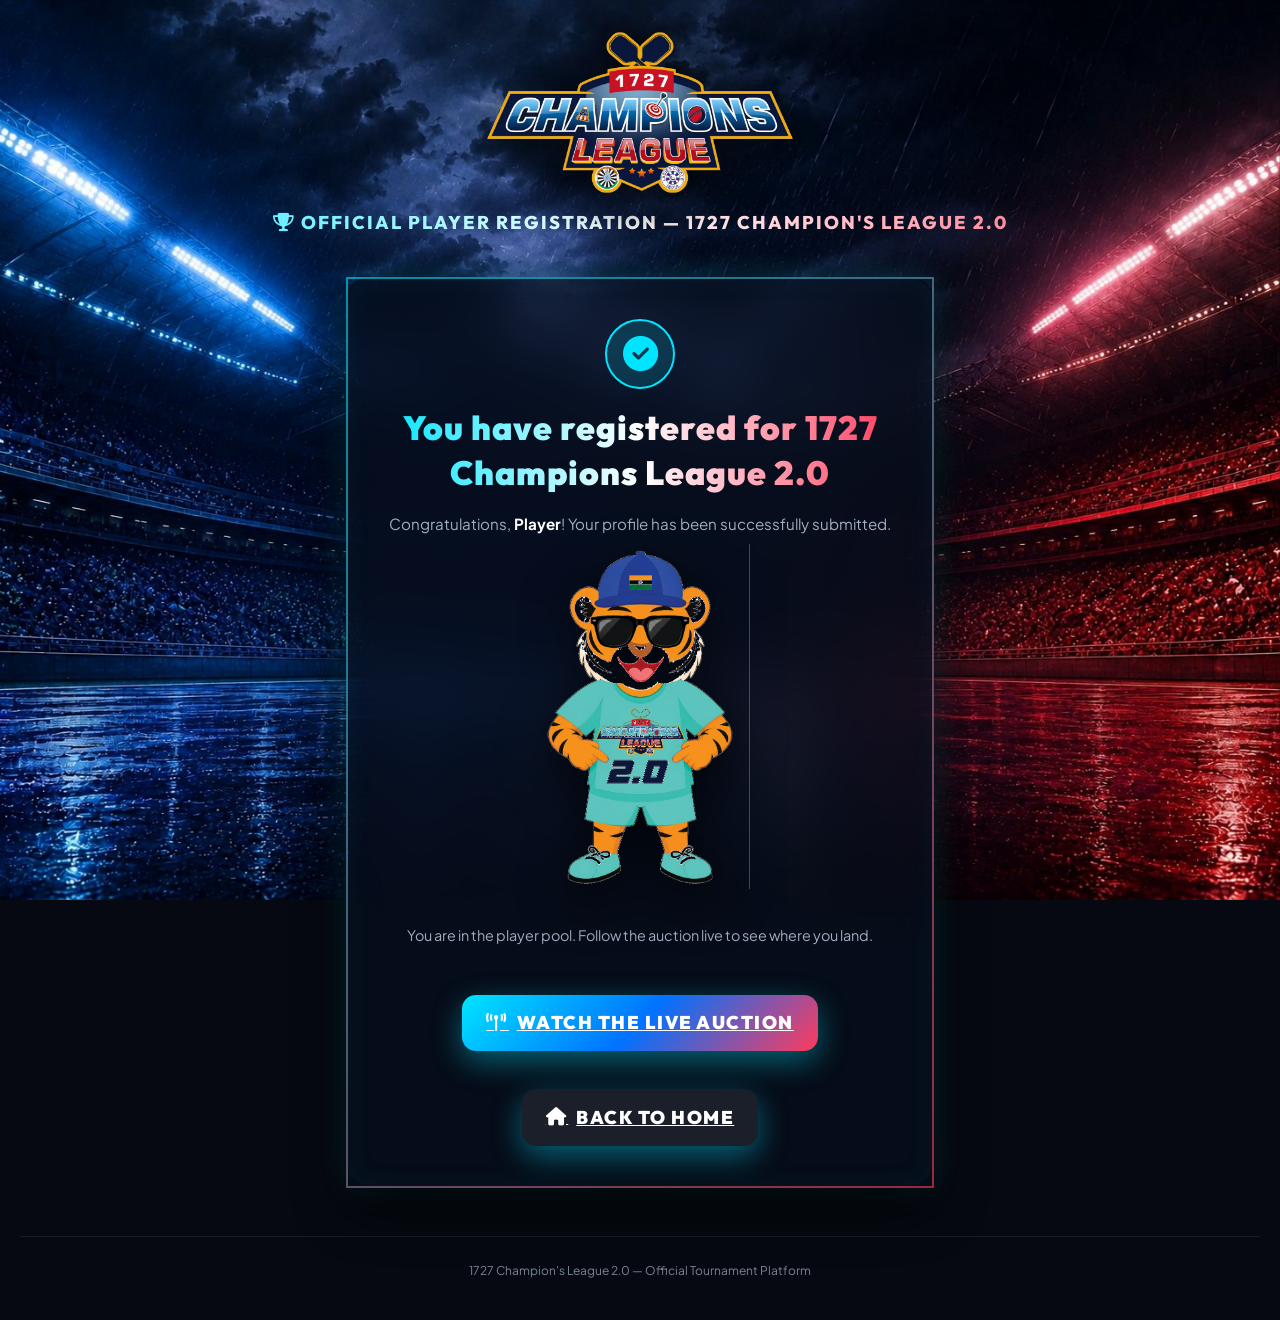
<file: confirmation.html>
<!DOCTYPE html>
<html lang="en">
<head>
  <meta charset="UTF-8">
  <meta name="viewport" content="width=device-width, initial-scale=1.0">
  <title>Registration Confirmed — 1727 Champion's League 2.0</title>

  <!-- Favicon & Official Web App Icons -->
  <link rel="icon" type="image/png" href="favicon.png">
  <link rel="shortcut icon" href="favicon.png">
  <link rel="apple-touch-icon" href="apple-touch-icon.png">

  <!-- OpenGraph Social Link Preview Meta Tags -->
  <meta property="og:title" content="Registration Confirmed — 1727 Champion's League 2.0">
  <meta property="og:description" content="You have registered for the 1727 Champion's League 2.0.">
  <meta property="og:image" content="https://1727championsleague.vercel.app/assets/champions-logo.png">
  <meta property="og:url" content="https://1727championsleague.vercel.app/confirmation.html">
  <meta property="og:type" content="website">

  <!-- Google Fonts: Orbitron & Inter -->
  <link rel="preconnect" href="https://fonts.googleapis.com">
  <link rel="preconnect" href="https://fonts.gstatic.com" crossorigin>
  <link href="https://fonts.googleapis.com/css2?family=Inter:wght@400;500;600;700&family=Orbitron:wght@600;800;900&display=swap" rel="stylesheet">

  <!-- FontAwesome Icons -->
  <link rel="stylesheet" href="https://cdnjs.cloudflare.com/ajax/libs/font-awesome/6.5.1/css/all.min.css">

  <!-- Main Stylesheet (shared with registration page) -->
  <link rel="stylesheet" href="css/style.css">
  <link rel="stylesheet" href="css/nav.css">

  <style>
    .confirmation-wrapper {
      max-width: 620px;
      margin: 1.5rem auto 3rem;
      padding: 0 1rem;
      display: flex;
      flex-direction: column;
      align-items: center;
      text-align: center;
      position: relative;
      z-index: 10;
    }

    .confirmation-card {
      background: var(--bg-card);
      backdrop-filter: blur(24px);
      -webkit-backdrop-filter: blur(24px);
      border: 2px solid transparent;
      border-image: linear-gradient(135deg, rgba(0, 229, 255, 0.6) 0%, rgba(255, 59, 92, 0.6) 100%) 1;
      border-radius: var(--radius-lg);
      padding: 2.5rem 2rem;
      box-shadow:
        0 20px 50px rgba(0, 0, 0, 0.8),
        inset 0 0 30px rgba(0, 229, 255, 0.05),
        0 0 30px rgba(0, 229, 255, 0.2);
      width: 100%;
    }

    .confirmation-message {
      font-family: var(--font-heading);
      font-weight: 900;
      font-size: clamp(1.4rem, 4.5vw, 2.1rem);
      letter-spacing: 1px;
      line-height: 1.35;
      background: linear-gradient(90deg, var(--primary-cyan), #ffffff, var(--primary-red));
      -webkit-background-clip: text;
      -webkit-text-fill-color: transparent;
      margin: 0.5rem 0 1rem;
    }

    .confirmation-mascot {
      width: 100%;
      max-width: 220px;
      height: auto;
      filter: drop-shadow(0 15px 25px rgba(0,0,0,0.7));
      animation: floatMascot 4s ease-in-out infinite;
      margin: 0.5rem auto 1.5rem;
    }

    .confirmation-back-link {
      display: inline-flex;
      align-items: center;
      gap: 0.5rem;
      margin-top: 1.75rem;
    }
  </style>
</head>
<body data-view="REGISTRATION">

  <!-- Full-Page Magnified Blurred Mascot Background for Mobile View -->
  <div class="mobile-mascot-bg" aria-hidden="true">
    <img src="assets/pug-tiger-mascot.png" alt="Background Mascot Watermark">
  </div>

  <!-- Top Header Banner with Official Logo -->

  <header class="header-banner">
    <div class="logo-container">
      <img src="assets/champions-logo.png?v=3" alt="1727 Champion's League 2.0 Logo" class="logo-img">
    </div>
    <div class="event-tagline"><i class="fa-solid fa-trophy"></i> Official Player Registration — 1727 Champion's League 2.0</div>
  </header>

  <main class="confirmation-wrapper">
    <div class="confirmation-card">
      <div class="success-icon-box">
        <i class="fa-solid fa-circle-check"></i>
      </div>

      <h1 class="confirmation-message">You have registered for 1727 Champions League 2.0</h1>

      <p style="color:var(--text-muted); font-size:0.95rem;">
        Congratulations, <span id="confirmed-player-name" style="color:#fff; font-weight:700;">Player</span>! Your profile has been successfully submitted.
      </p>

      <div id="confirmed-reg-code-box" style="display:none; background:rgba(0,229,255,0.08); border:1px solid rgba(0,229,255,0.25); border-radius:12px; padding:1.25rem; margin:1.5rem 0;">
        <div style="font-size:0.85rem; color:var(--text-muted); text-transform:uppercase; letter-spacing:1px;">Registration Code</div>
        <div id="confirmed-reg-code" style="font-family:var(--font-heading); font-size:1.4rem; color:var(--primary-cyan); font-weight:800; margin-top:0.25rem;">—</div>
      </div>

      <img src="assets/pug-tiger-mascot.png" alt="1727 Champion's League 2.0 Mascot" class="confirmation-mascot">

      <p style="color:var(--text-muted); font-size:0.9rem; margin-top:0.25rem;">
        You are in the player pool. Follow the auction live to see where you land.
      </p>

      <div style="display:flex; gap:0.6rem; justify-content:center; flex-wrap:wrap; margin-top:1.25rem;">
        <a href="https://1727championstats.vercel.app/auction" class="btn-submit confirmation-back-link" id="cta-watch"
           style="width:auto; padding:0.85rem 1.5rem;">
          <i class="fa-solid fa-tower-broadcast"></i> WATCH THE LIVE AUCTION
        </a>
        <a href="index.html" class="btn-submit confirmation-back-link"
           style="width:auto; padding:0.85rem 1.5rem; background:rgba(255,255,255,0.08); color:#fff;">
          <i class="fa-solid fa-house"></i> BACK TO HOME
        </a>
      </div>
    </div>
  </main>

  <footer class="clp-footer">
    <div class="clp-footer-note">1727 Champion&#39;s League 2.0 &mdash; Official Tournament Platform</div>
  </footer>

  <script src="js/links.js"></script>
  <script>
    /* Point the CTA at the configured Live Auction domain when there is one. */
    document.addEventListener('DOMContentLoaded', function () {
      var cta = document.getElementById('cta-watch');
      if (cta && window.CLP_NAV) cta.href = window.CLP_NAV.urlFor('PUBLIC');
    });
    // Populate confirmed player name & registration code from URL query params
    const params = new URLSearchParams(window.location.search);
    const name = params.get('name');
    const code = params.get('code');

    if (name) {
      document.getElementById('confirmed-player-name').textContent = name;
    }
    if (code) {
      document.getElementById('confirmed-reg-code').textContent = code;
      document.getElementById('confirmed-reg-code-box').style.display = 'block';
    }
  </script>
</body>
</html>
</file>
<file: css/style.css>
/* ============================================================
   CHAMPIONS LEAGUE 2.0 — STYLES & DESIGN SYSTEM
   Tailored to exact user background, logo & mascot assets
   With motion design animations, button shimmer & modal effects
   ============================================================ */

@import url('https://fonts.googleapis.com/css2?family=Outfit:wght@400;600;700;800;900&family=Plus+Jakarta+Sans:wght@400;500;600;700&display=swap');

:root {
  --bg-dark: #060912;
  --bg-card: rgba(8, 14, 28, 0.72);
  --bg-card-border: linear-gradient(135deg, rgba(0, 210, 255, 0.5), rgba(255, 59, 92, 0.5));

  --primary-cyan: #00e5ff;
  --primary-red: #ff3b5c;
  --primary-gold: #f5c518;
  --primary-blue: #1727c9;

  --text-main: #ffffff;
  --text-muted: #a0aec0;

  --input-bg: rgba(6, 10, 20, 0.85);
  --input-border: rgba(255, 255, 255, 0.15);

  --font-heading: 'Outfit', sans-serif;
  --font-body: 'Plus Jakarta Sans', sans-serif;

  --radius-md: 14px;
  --radius-lg: 24px;
  --radius-full: 9999px;

  --transition: 0.25s cubic-bezier(0.16, 1, 0.3, 1);
}

*, *::before, *::after {
  box-sizing: border-box;
  margin: 0;
  padding: 0;
}

body {
  font-family: var(--font-body);
  background-color: var(--bg-dark);
  color: var(--text-main);
  min-height: 100vh;
  line-height: 1.6;
  overflow-x: hidden;
}

/* The page background is a fixed layer of its own rather than
   background-attachment: fixed on the body.
   Mobile browsers re-rasterise a fixed body background on every scroll
   frame, and resize the viewport as the URL bar hides — together that is
   the juddering and the jump at the end of a scroll. A fixed pseudo-element
   is composited once and simply stays put.
   Shipped as JPEG: the source art is 2.3-2.4 MB, these are under 300 KB
   and visually identical on a soft-focus photograph. */
body::before {
  content: "";
  position: fixed;
  inset: 0;
  z-index: -1;
  background: url('../assets/stadium-bg.jpg') center center / cover no-repeat;
}

/* Portrait artwork for portrait screens. */
@media (max-width: 780px) {
  body::before {
    background-image: url('../assets/stadium-bg-mobile.jpg');
    background-position: center top;
  }
}

/* Everything the visitor reads sits above the decorative layers. Without
   this the fixed mascot watermark (z-index 0) paints over any static
   content, which is what covered the footer on mobile. */
.main-wrapper,
.auc-wrap,
.admin-wrapper,
.clp-footer,
.confirmation-wrapper {
  position: relative;
  z-index: 1;
}

/* Header with Official Logo & Motion Entry */
.header-banner {
  text-align: center;
  padding: 2rem 1rem 1rem;
  position: relative;
  z-index: 10;
  animation: fadeInDown 0.8s cubic-bezier(0.16, 1, 0.3, 1) forwards;
}

.logo-container {
  display: inline-block;
  position: relative;
}

.logo-img {
  max-width: 340px;
  width: 90%;
  height: auto;
  filter: drop-shadow(0 10px 25px rgba(0, 0, 0, 0.8));
  transition: transform var(--transition);
}

.logo-img:hover {
  transform: scale(1.05) rotate(-1deg);
}

.event-tagline {
  font-family: var(--font-heading);
  font-weight: 800;
  font-size: 1.15rem;
  letter-spacing: 2px;
  text-transform: uppercase;
  background: linear-gradient(90deg, var(--primary-cyan), #ffffff, var(--primary-red));
  -webkit-background-clip: text;
  -webkit-text-fill-color: transparent;
  margin-top: 0.5rem;
}

/* Main Grid Layout - Aligned to Stadium Frame Boundary */
.main-wrapper {
  max-width: 1040px;
  margin: 0.5rem auto 3.5rem;
  padding: 0 1rem;
  display: grid;
  grid-template-columns: 1fr 320px;
  gap: 1.5rem;
  align-items: start;
}

@media (max-width: 992px) {
  .main-wrapper {
    grid-template-columns: 1fr;
    max-width: 100%;
  }
}

/* Main Glass Form Container matching Stadium Glass Glow */
.form-card {
  background: var(--bg-card);
  backdrop-filter: blur(24px);
  -webkit-backdrop-filter: blur(24px);
  border: 2px solid transparent;
  border-image: linear-gradient(135deg, rgba(0, 229, 255, 0.6) 0%, rgba(255, 59, 92, 0.6) 100%) 1;
  border-radius: var(--radius-lg);
  padding: 1.75rem 2rem;
  box-shadow: 
    0 20px 50px rgba(0, 0, 0, 0.8),
    inset 0 0 30px rgba(0, 229, 255, 0.05),
    0 0 30px rgba(0, 229, 255, 0.2);
  animation: cardEntrance 0.9s cubic-bezier(0.16, 1, 0.3, 1) 0.1s both, ambientGlowPulse 6s ease-in-out infinite 1s;
}

/* Section Title */
.form-section-title {
  font-family: var(--font-heading);
  font-size: 1.3rem;
  font-weight: 800;
  color: var(--primary-cyan);
  margin-bottom: 1.25rem;
  display: flex;
  align-items: center;
  gap: 0.75rem;
  border-bottom: 1px solid rgba(0, 229, 255, 0.2);
  padding-bottom: 0.5rem;
  text-transform: uppercase;
  letter-spacing: 0.5px;
}

.form-section-title i {
  color: var(--primary-red);
}

.form-grid {
  display: grid;
  grid-template-columns: 1fr 1fr;
  gap: 1.25rem;
}

@media (max-width: 640px) {
  .form-grid {
    grid-template-columns: 1fr;
  }
  .form-card {
    padding: 1.25rem;
  }
}

.form-group {
  margin-bottom: 1.25rem;
  display: flex;
  flex-direction: column;
  gap: 0.4rem;
}

.form-group.full-width {
  grid-column: 1 / -1;
}

label {
  font-size: 0.88rem;
  font-weight: 600;
  color: #e2e8f0;
}

.required-star {
  color: var(--primary-red);
}

/* Inputs & Selects */
input[type="text"],
input[type="email"],
input[type="password"],
input[type="number"],
select {
  width: 100%;
  padding: 0.85rem 1.1rem;
  background: var(--input-bg);
  border: 1px solid var(--input-border);
  border-radius: var(--radius-md);
  color: var(--text-main);
  font-family: var(--font-body);
  font-size: 0.95rem;
  transition: all var(--transition);
  outline: none;
}

input[type="text"]:focus,
input[type="email"]:focus,
input[type="password"]:focus,
input[type="number"]:focus,
select:focus {
  border-color: var(--primary-cyan);
  box-shadow: 0 0 15px rgba(0, 229, 255, 0.4);
  background: rgba(10, 18, 36, 0.95);
  transform: translateY(-1px);
}

/* Sex & Debut Radio Pills */
.pill-selector {
  display: flex;
  gap: 0.75rem;
}

.pill-option {
  flex: 1;
}

.pill-option input[type="radio"] {
  position: absolute;
  opacity: 0;
  width: 0;
  height: 0;
}

.pill-label {
  display: flex;
  align-items: center;
  justify-content: center;
  gap: 0.4rem;
  padding: 0.75rem 0.85rem;
  background: var(--input-bg);
  border: 1px solid var(--input-border);
  border-radius: var(--radius-md);
  color: var(--text-muted);
  font-weight: 600;
  font-size: 0.88rem;
  cursor: pointer;
  transition: all var(--transition);
}

.pill-option input[type="radio"]:checked + .pill-label {
  background: linear-gradient(135deg, rgba(0, 229, 255, 0.25), rgba(255, 59, 92, 0.25));
  border-color: var(--primary-cyan);
  color: #ffffff;
  box-shadow: 0 0 15px rgba(0, 229, 255, 0.3);
  transform: scale(1.02);
}

/* Photo Drag & Drop Upload Zone */
.photo-upload-zone {
  border: 2px dashed rgba(0, 229, 255, 0.4);
  border-radius: var(--radius-md);
  padding: 1.5rem;
  text-align: center;
  background: rgba(6, 10, 20, 0.6);
  cursor: pointer;
  transition: all var(--transition);
  display: flex;
  flex-direction: column;
  align-items: center;
  gap: 0.75rem;
}

.photo-upload-zone:hover, .photo-upload-zone.drag-over {
  border-color: var(--primary-cyan);
  background: rgba(0, 229, 255, 0.08);
  box-shadow: 0 0 20px rgba(0, 229, 255, 0.25);
  transform: translateY(-2px);
}

.avatar-preview-box {
  width: 84px;
  height: 84px;
  border-radius: 50%;
  border: 3px solid var(--primary-cyan);
  overflow: hidden;
  box-shadow: 0 0 20px rgba(0, 229, 255, 0.4);
  background: #101728;
  display: flex;
  align-items: center;
  justify-content: center;
  transition: transform var(--transition);
}

.photo-upload-zone:hover .avatar-preview-box {
  transform: scale(1.08);
}

.avatar-preview-box img {
  width: 100%;
  height: 100%;
  object-fit: cover;
}

.avatar-preview-box i {
  font-size: 2.2rem;
  color: var(--text-muted);
}

/* 8 Sports Rating Container */
.sports-ratings-container {
  background: rgba(5, 9, 18, 0.75);
  border: 1px solid rgba(0, 229, 255, 0.2);
  border-radius: var(--radius-md);
  padding: 1.5rem;
  margin-top: 0.5rem;
}

.combined-score-header {
  display: flex;
  justify-content: space-between;
  align-items: center;
  background: linear-gradient(135deg, rgba(0, 229, 255, 0.2), rgba(255, 59, 92, 0.2));
  border: 1px solid var(--primary-cyan);
  border-radius: var(--radius-md);
  padding: 1rem 1.25rem;
  margin-bottom: 1.25rem;
}

.score-title {
  font-weight: 700;
  font-size: 0.95rem;
  color: #fff;
  display: flex;
  align-items: center;
  gap: 0.5rem;
}

.score-value-badge {
  font-family: var(--font-heading);
  font-size: 1.6rem;
  font-weight: 900;
  color: var(--primary-cyan);
  text-shadow: 0 0 12px rgba(0, 229, 255, 0.8);
  transition: transform 0.2s ease;
}

.sports-grid {
  display: grid;
  grid-template-columns: 1fr 1fr;
  gap: 1.25rem 1.5rem;
}

@media (max-width: 640px) {
  .sports-grid {
    grid-template-columns: 1fr;
  }
}

.sport-rating-item {
  display: flex;
  flex-direction: column;
  gap: 0.3rem;
}

.sport-info {
  display: flex;
  justify-content: space-between;
  font-size: 0.85rem;
  font-weight: 600;
}

.sport-name {
  color: var(--text-main);
  display: flex;
  align-items: center;
  gap: 0.4rem;
}

.sport-score {
  color: var(--primary-gold);
  font-weight: 700;
}

/* Custom Range Slider */
input[type="range"] {
  -webkit-appearance: none;
  appearance: none;
  width: 100%;
  height: 7px;
  background: rgba(255, 255, 255, 0.15);
  border-radius: 4px;
  outline: none;
}

input[type="range"]::-webkit-slider-thumb {
  -webkit-appearance: none;
  appearance: none;
  width: 18px;
  height: 18px;
  border-radius: 50%;
  background: var(--primary-cyan);
  cursor: pointer;
  box-shadow: 0 0 12px var(--primary-cyan);
  transition: transform var(--transition);
}

input[type="range"]::-webkit-slider-thumb:hover {
  transform: scale(1.3);
}

/* Submit Button with Shimmer Light Sweep */
.btn-submit {
  width: 100%;
  padding: 1.1rem;
  background: linear-gradient(135deg, #00e5ff 0%, #0072ff 50%, #ff3b5c 100%);
  border: none;
  border-radius: var(--radius-md);
  color: #ffffff;
  font-family: var(--font-heading);
  font-weight: 900;
  font-size: 1.15rem;
  letter-spacing: 1.5px;
  text-transform: uppercase;
  cursor: pointer;
  transition: all var(--transition);
  box-shadow: 0 10px 30px rgba(0, 229, 255, 0.4);
  display: flex;
  align-items: center;
  justify-content: center;
  gap: 0.75rem;
  margin-top: 1rem;
  position: relative;
  overflow: hidden;
}

.btn-submit::after {
  content: '';
  position: absolute;
  top: -50%;
  left: -60%;
  width: 40%;
  height: 200%;
  background: linear-gradient(90deg, transparent, rgba(255, 255, 255, 0.4), transparent);
  transform: rotate(25deg);
  animation: btnShimmer 3.5s infinite;
}

@keyframes btnShimmer {
  0% { left: -60%; }
  30%, 100% { left: 140%; }
}

.btn-submit:hover {
  transform: translateY(-3px) scale(1.01);
  box-shadow: 0 15px 35px rgba(0, 229, 255, 0.6);
  background: linear-gradient(135deg, #33ebff 0%, #1a82ff 50%, #ff5270 100%);
}

/* Right Sidebar: Tiger Mascot & Jersey Preview */
.sidebar-panel {
  display: flex;
  flex-direction: column;
  gap: 1.5rem;
  position: sticky;
  top: 2rem;
  animation: mascotEntrance 1s ease-out 0.2s both;
}

.mascot-card {
  background: transparent;
  border: none;
  padding: 0;
  text-align: center;
  position: relative;
  transition: transform var(--transition);
}

.mascot-card:hover {
  transform: translateY(-4px) scale(1.02);
}

.mascot-img {
  width: 100%;
  max-width: 280px;
  height: auto;
  filter: drop-shadow(0 15px 25px rgba(0,0,0,0.7));
  animation: floatMascot 4s ease-in-out infinite;
}

@keyframes floatMascot {
  0%, 100% { transform: translateY(0px); }
  50% { transform: translateY(-8px); }
}

.mascot-title {
  font-family: var(--font-heading);
  font-weight: 900;
  font-size: 1.2rem;
  color: var(--primary-cyan);
  margin-top: 0.75rem;
  letter-spacing: 1px;
}

.mascot-tagline {
  font-size: 0.85rem;
  color: var(--text-muted);
}

/* Live Jersey Customizer Preview Component */
.jersey-preview-container {
  position: relative;
  width: 100%;
  max-width: 280px;
  margin: 0.75rem auto 0;
  display: flex;
  justify-content: center;
  align-items: center;
  background: radial-gradient(circle at center, rgba(0, 229, 255, 0.08) 0%, rgba(5, 9, 20, 0.95) 100%);
  border-radius: var(--radius-md);
  border: 1px solid rgba(0, 229, 255, 0.25);
  padding: 1rem;
}

.jersey-svg {
  width: 100%;
  height: auto;
  max-height: 250px;
  filter: drop-shadow(0 10px 25px rgba(0, 229, 255, 0.35));
}

.jersey-text-overlay {
  position: absolute;
  top: 25%;
  left: 50%;
  transform: translate(-50%, 0);
  width: 65%;
  text-align: center;
  pointer-events: none;
  display: flex;
  flex-direction: column;
  align-items: center;
}

.jersey-name-display {
  font-family: var(--font-heading);
  font-weight: 900;
  font-size: 1rem;
  color: #ffffff;
  text-transform: uppercase;
  letter-spacing: 2px;
  text-shadow: 0 2px 8px rgba(0, 0, 0, 0.9), 0 0 10px rgba(0, 229, 255, 0.8);
  white-space: nowrap;
  max-width: 140px;
  overflow: hidden;
  text-overflow: ellipsis;
}

.jersey-num-display {
  font-family: var(--font-heading);
  font-weight: 900;
  font-size: 2.8rem;
  line-height: 1;
  color: var(--primary-gold);
  margin-top: 0.25rem;
  text-shadow: 0 4px 12px rgba(0, 0, 0, 0.9), 0 0 15px rgba(245, 197, 24, 0.6);
}

.jersey-league-tag {
  font-size: 0.55rem;
  font-weight: 800;
  color: var(--primary-cyan);
  letter-spacing: 1px;
  margin-top: 0.35rem;
  opacity: 0.85;
}

.jersey-size-badge {
  position: absolute;
  bottom: 12px;
  right: 12px;
  background: var(--primary-red);
  color: #ffffff;
  font-weight: 900;
  font-size: 0.82rem;
  padding: 0.25rem 0.65rem;
  border-radius: 6px;
  box-shadow: 0 3px 10px rgba(255, 59, 92, 0.4);
}

/* Modal Popup with Entrance Motion */
.modal-overlay {
  position: fixed;
  top: 0;
  left: 0;
  width: 100%;
  height: 100%;
  background: rgba(4, 7, 14, 0.88);
  backdrop-filter: blur(14px);
  display: flex;
  align-items: center;
  justify-content: center;
  z-index: 1000;
  opacity: 0;
  pointer-events: none;
  transition: opacity var(--transition);
}

.modal-overlay.active {
  opacity: 1;
  pointer-events: auto;
}

.modal-overlay.active .modal-content {
  animation: modalPop 0.5s cubic-bezier(0.16, 1, 0.3, 1) forwards;
}

.modal-overlay.active .success-icon-box {
  animation: checkPop 0.6s cubic-bezier(0.16, 1, 0.3, 1) 0.2s both;
}

.modal-content {
  background: var(--bg-card);
  border: 1px solid var(--primary-cyan);
  border-radius: var(--radius-lg);
  max-width: 480px;
  width: 90%;
  padding: 2.25rem;
  text-align: center;
  box-shadow: 0 25px 60px rgba(0, 229, 255, 0.4);
}

.success-icon-box {
  width: 70px;
  height: 70px;
  background: rgba(0, 229, 255, 0.15);
  border: 2px solid var(--primary-cyan);
  border-radius: 50%;
  display: flex;
  align-items: center;
  justify-content: center;
  margin: 0 auto 1rem;
  color: var(--primary-cyan);
  font-size: 2.2rem;
}

.footer-admin-link {
  text-align: center;
  margin-top: 2rem;
  font-size: 0.85rem;
}

.footer-admin-link a {
  color: var(--text-muted);
  text-decoration: none;
}

.footer-admin-link a:hover {
  color: var(--primary-cyan);
}

/* Keyframe Animations */
@keyframes fadeInDown {
  0% { opacity: 0; transform: translateY(-25px); }
  100% { opacity: 1; transform: translateY(0); }
}

@keyframes cardEntrance {
  0% { opacity: 0; transform: scale(0.96) translateY(20px); }
  100% { opacity: 1; transform: scale(1) translateY(0); }
}

@keyframes mascotEntrance {
  0% { opacity: 0; transform: translateX(30px); }
  100% { opacity: 1; transform: translateX(0); }
}

@keyframes ambientGlowPulse {
  0%, 100% {
    box-shadow: 0 20px 50px rgba(0, 0, 0, 0.8), inset 0 0 30px rgba(0, 229, 255, 0.05), 0 0 30px rgba(0, 229, 255, 0.25);
  }
  50% {
    box-shadow: 0 25px 60px rgba(0, 0, 0, 0.8), inset 0 0 35px rgba(255, 59, 92, 0.08), 0 0 45px rgba(255, 59, 92, 0.35);
  }
}

@keyframes modalPop {
  0% { transform: scale(0.85) translateY(20px); opacity: 0; }
  100% { transform: scale(1) translateY(0); opacity: 1; }
}

@keyframes checkPop {
  0% { transform: scale(0); opacity: 0; }
  60% { transform: scale(1.25); opacity: 1; }
  100% { transform: scale(1); opacity: 1; }
}

/* Full-Page Magnified Blurred Mascot Background for Mobile View */
.mobile-mascot-bg {
  display: none;
}

/* ============================================================
   MOBILE & TABLET RESPONSIVE HARDENING (< 992px)
   ============================================================ */

@media (max-width: 992px) {
  /* Display full-page transparent mascot watermark background on mobile */
  .mobile-mascot-bg {
    display: block;
    position: fixed;
    top: 0;
    left: 0;
    /* 100vw includes the scrollbar and 100vh ignores the collapsing URL
       bar; both made the page shift during a scroll. */
    width: 100%;
    height: 100vh;
    height: 100dvh;
    pointer-events: none;
    z-index: 0;
    overflow: hidden;
  }

  .mobile-mascot-bg img {
    position: absolute;
    top: 50%;
    left: 50%;
    transform: translate(-50%, -42%) scale(1.4);
    width: 94vw;
    max-width: 540px;
    height: auto;
    opacity: 0.38;
    /* No looping animation here. A fixed, filtered, forever-animating layer
       forces a full repaint on every scroll frame, which is the single
       biggest cause of the stutter on mobile. It is a watermark; it does
       not need to breathe. */
    filter: drop-shadow(0 0 30px rgba(0, 229, 255, 0.45)) drop-shadow(0 15px 35px rgba(0, 0, 0, 0.9)) contrast(1.12) saturate(1.2);
  }

  .header-banner {
    padding: 1.25rem 0.75rem 0.5rem;
  }

  .logo-img {
    max-width: 260px;
  }

  .event-tagline {
    font-size: 0.95rem;
    letter-spacing: 1px;
  }

  .main-wrapper {
    padding: 0 0.85rem;
    margin: 0.5rem auto 2.5rem;
    gap: 1.25rem;
  }

  .form-card {
    padding: 1.25rem 1rem;
    border-radius: 18px;
    position: relative;
    z-index: 2;
  }

  .form-section-title {
    font-size: 1.1rem;
  }

  .form-grid {
    grid-template-columns: 1fr;
    gap: 1rem;
  }

  .pill-selector {
    flex-wrap: wrap;
    gap: 0.5rem;
  }

  .pill-option {
    min-width: 90px;
  }

  .pill-label {
    padding: 0.65rem 0.5rem;
    font-size: 0.82rem;
  }

  .sports-ratings-container {
    padding: 1rem 0.85rem;
  }

  .combined-score-header {
    padding: 0.85rem 1rem;
  }

  .score-title {
    font-size: 0.85rem;
  }

  .score-value-badge {
    font-size: 1.3rem;
  }

  .sports-grid {
    grid-template-columns: 1fr;
    gap: 1rem;
  }

  input[type="range"] {
    height: 10px;
  }

  input[type="range"]::-webkit-slider-thumb {
    width: 22px;
    height: 22px;
  }

  .sidebar-panel {
    display: none;
  }

  .btn-submit {
    padding: 1rem;
    font-size: 1.05rem;
  }
}
</file>
<file: css/nav.css>
/* ============================================================
   1727 CHAMPION'S LEAGUE 2.0 — CROSS-SITE NAVIGATION & SHELL
   Shared by the registration form, live auction, captain and
   organiser views so the four Vercel domains feel like one site.
   ============================================================ */

/* ---- Nav bar ----------------------------------------------- */
.clp-nav {
  position: sticky;
  top: 0;
  /* Above the captain / organiser login overlays (z-index 2000) so a visitor
     who lands on the wrong domain can always navigate back out. */
  z-index: 2500;
  padding: 0.6rem 1rem;
  background: linear-gradient(180deg, rgba(4, 7, 14, 0.94) 0%, rgba(4, 7, 14, 0.72) 100%);
  backdrop-filter: blur(18px);
  -webkit-backdrop-filter: blur(18px);
  border-bottom: 1px solid rgba(0, 229, 255, 0.18);
}

.clp-nav-inner {
  max-width: 1240px;
  margin: 0 auto;
  display: flex;
  gap: 0.4rem;
  justify-content: center;
  flex-wrap: nowrap;
  overflow-x: auto;
  scrollbar-width: none;
}
.clp-nav-inner::-webkit-scrollbar { display: none; }

.clp-nav-link {
  display: inline-flex;
  align-items: center;
  gap: 0.45rem;
  padding: 0.5rem 1.05rem;
  border-radius: var(--radius-full);
  border: 1px solid rgba(255, 255, 255, 0.12);
  background: rgba(255, 255, 255, 0.04);
  color: var(--text-muted);
  font-family: var(--font-heading);
  font-weight: 700;
  font-size: 0.82rem;
  letter-spacing: 0.4px;
  text-decoration: none;
  white-space: nowrap;
  transition: all var(--transition);
}

.clp-nav-link:hover {
  color: var(--text-main);
  border-color: rgba(0, 229, 255, 0.5);
  background: rgba(0, 229, 255, 0.1);
  transform: translateY(-1px);
}

.clp-nav-link.active {
  color: #04070e;
  background: linear-gradient(135deg, var(--primary-cyan), #38bdf8);
  border-color: transparent;
  box-shadow: 0 4px 16px rgba(0, 229, 255, 0.45);
}

.clp-nav-link i { font-size: 0.85rem; }

/* ---- Page intro block -------------------------------------- */
.clp-intro {
  max-width: 1040px;
  margin: 0 auto 1.25rem;
  padding: 0 1rem;
  text-align: center;
}

.clp-eyebrow {
  display: inline-flex;
  align-items: center;
  gap: 0.4rem;
  padding: 0.28rem 0.85rem;
  border-radius: var(--radius-full);
  border: 1px solid rgba(245, 197, 24, 0.5);
  background: rgba(245, 197, 24, 0.12);
  color: var(--primary-gold);
  font-family: var(--font-heading);
  font-weight: 800;
  font-size: 0.7rem;
  letter-spacing: 1.4px;
  text-transform: uppercase;
}

.clp-page-title {
  font-family: var(--font-heading);
  font-weight: 900;
  font-size: clamp(1.5rem, 4.5vw, 2.35rem);
  line-height: 1.15;
  margin-top: 0.6rem;
  background: linear-gradient(92deg, var(--primary-cyan) 0%, #ffffff 48%, var(--primary-gold) 100%);
  -webkit-background-clip: text;
  background-clip: text;
  -webkit-text-fill-color: transparent;
  letter-spacing: 0.5px;
}

.clp-page-sub {
  color: var(--text-muted);
  font-size: 0.92rem;
  margin-top: 0.45rem;
  max-width: 620px;
  margin-left: auto;
  margin-right: auto;
  line-height: 1.55;
}

/* ---- Step rail (registration form sections) ---------------- */
.clp-steps {
  display: flex;
  align-items: center;
  justify-content: center;
  gap: 0.4rem;
  margin: 1rem auto 0;
  flex-wrap: wrap;
}

.clp-step {
  display: inline-flex;
  align-items: center;
  gap: 0.45rem;
  padding: 0.35rem 0.8rem;
  border-radius: var(--radius-full);
  border: 1px solid rgba(255, 255, 255, 0.14);
  background: rgba(255, 255, 255, 0.04);
  font-size: 0.76rem;
  font-weight: 700;
  color: var(--text-muted);
  transition: all var(--transition);
}

.clp-step b {
  width: 18px; height: 18px;
  border-radius: 50%;
  display: inline-flex;
  align-items: center;
  justify-content: center;
  font-size: 0.66rem;
  background: rgba(255, 255, 255, 0.14);
  color: var(--text-main);
}

.clp-step.done {
  border-color: rgba(34, 197, 94, 0.6);
  color: #22c55e;
  background: rgba(34, 197, 94, 0.1);
}
.clp-step.done b { background: #22c55e; color: #04140a; }

.clp-step-divider {
  width: 18px;
  height: 1px;
  background: rgba(255, 255, 255, 0.18);
}

/* ---- Footer ------------------------------------------------ */
/* ---- Partner logos ------------------------------------------
   The three organising bodies, sat under the page header on every view.
   Supplied as JPEGs on white; the shipped PNGs have the outer background
   flood-filled away so they sit on the dark theme without a white block. */
.clp-partners {
  display: flex;
  align-items: center;
  justify-content: center;
  gap: clamp(1rem, 4vw, 2.75rem);
  /* sits between the tournament logo and the page title, so the four marks
     read as one group and the words sit under all of them */
  padding: 0.5rem 1rem 0.15rem;
  position: relative;
  z-index: 1;
}

.clp-partners img {
  height: clamp(46px, 7vw, 78px);
  width: auto;
  object-fit: contain;
  /* they are flat print logos — a little lift stops them looking pasted on */
  filter: drop-shadow(0 3px 10px rgba(0, 0, 0, 0.75));
}

@media (max-width: 420px) {
  .clp-partners { gap: 1rem; padding-bottom: 0.6rem; }
  .clp-partners img { height: 42px; }
}

.clp-footer {
  max-width: 1240px;
  margin: 2.5rem auto 0;
  padding: 1.5rem 1rem 2.5rem;
  border-top: 1px solid rgba(255, 255, 255, 0.08);
  text-align: center;
}

.clp-footer-links {
  display: flex;
  gap: 0.5rem;
  justify-content: center;
  flex-wrap: wrap;
  margin-bottom: 0.9rem;
}

.clp-footer-links a {
  color: var(--text-muted);
  font-size: 0.82rem;
  text-decoration: none;
  padding: 0.3rem 0.7rem;
  border-radius: var(--radius-full);
  transition: all var(--transition);
}
.clp-footer-links a:hover { color: var(--primary-cyan); background: rgba(0, 229, 255, 0.08); }

.clp-footer-note {
  color: var(--text-muted);
  font-size: 0.75rem;
  opacity: 0.75;
}

/* ---- Responsive -------------------------------------------- */
@media (max-width: 640px) {
  .clp-nav { padding: 0.5rem 0.5rem; }
  .clp-nav-inner { justify-content: safe center; gap: 0.35rem; }
  .clp-nav-link { padding: 0.45rem 0.8rem; font-size: 0.76rem; }
  .clp-nav-link i { font-size: 0.78rem; }
  .clp-intro { padding: 0 0.75rem; }
  .clp-page-sub { text-shadow: 0 2px 10px rgba(4, 7, 14, 0.95); }
  .clp-page-title { text-shadow: 0 2px 14px rgba(4, 7, 14, 0.6); }
  .clp-steps { gap: 0.3rem; }
  .clp-step { padding: 0.3rem 0.6rem; font-size: 0.7rem; }
  .clp-step-divider { display: none; }
}

@media (max-width: 380px) {
  .clp-nav-link span { display: none; }   /* icons only on the narrowest phones */
  .clp-nav-link { padding: 0.5rem 0.85rem; }
  .clp-nav-link i { font-size: 0.95rem; }
}

/* ---- Login gates sit below the nav, not under it ------------ */
.auc-login-overlay,
.login-modal-overlay {
  padding-top: 4.25rem;
  align-items: flex-start;
}

@media (min-height: 760px) {
  .auc-login-overlay,
  .login-modal-overlay { align-items: center; }
}
</file>
